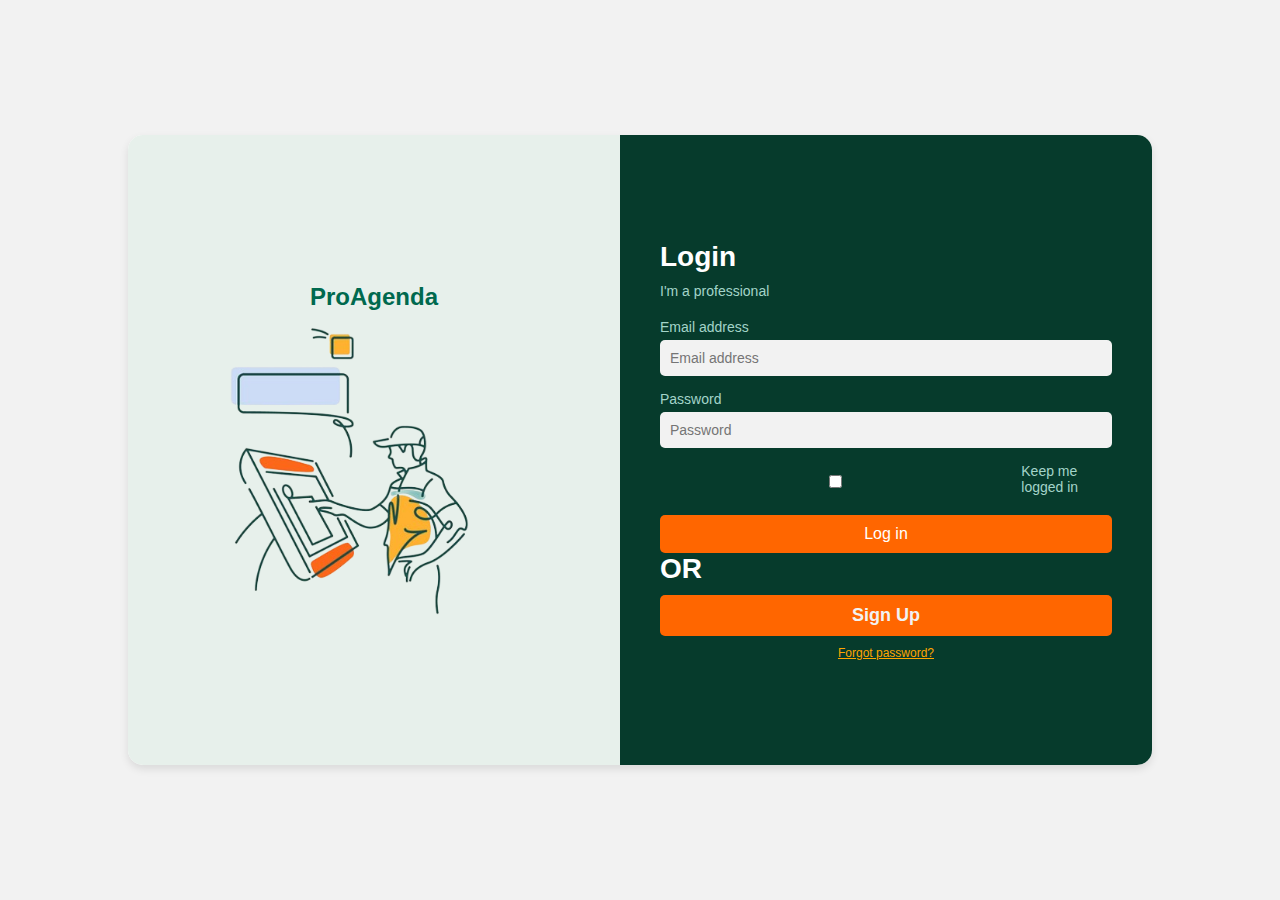
<file: index.html>
<!DOCTYPE html>
<html lang="en">
<head>
  <meta charset="UTF-8">
  <meta name="viewport" content="width=device-width, initial-scale=1.0">
  <title>ProAgenda Login</title>
  <link rel="stylesheet" href="style.css">
</head>
<body>
  <div class="container">
    <div class="left">
      <div class="logo">ProAgenda</div>
      <div class="illustration">
        <img src="./img_1.png" alt="Illustration">
      </div>
    </div>
    <div class="right">
      <h1>Login</h1>
      <p>I'm a professional</p>
      <form action="signup.html">
        <div class="form-group">
          <label for="email">Email address</label>
          <input type="email" id="email" placeholder="Email address" required>
        </div>
        <div class="form-group">
          <label for="password">Password</label>
          <input type="password" id="password" placeholder="Password" required>
        </div>
        <div class="form-check">
          <input type="checkbox" id="remember-me">
          <label for="remember-me">Keep me logged in</label>
        </div>
        <button type="submit" class="btn">Log in</button>
        <h1>OR</h1>
        <button type="submit"  class="btn"><a href="http://127.0.0.1:5500/prompt_23/signup.html">Sign Up</a></button>
        <a href="#" class="forgot-password">Forgot password?</a>
      </form>
    </div>
  </div>
</body>
</html>
</file>
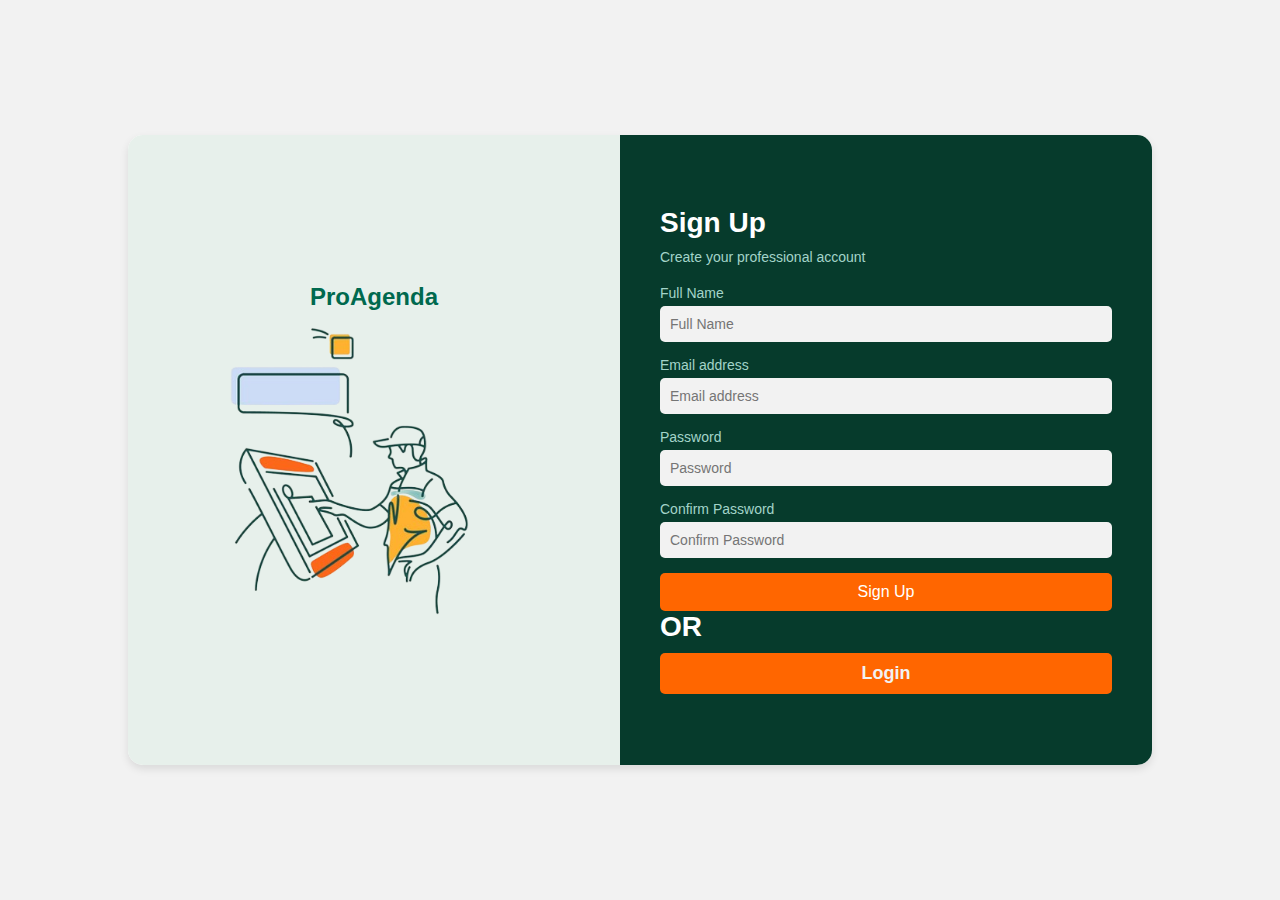
<file: signup.html>
<!DOCTYPE html>
<html lang="en">
<head>
  <meta charset="UTF-8">
  <meta name="viewport" content="width=device-width, initial-scale=1.0">
  <title>ProAgenda Signup</title>
  <link rel="stylesheet" href="style.css">
</head>
<body>
  <div class="container">
    <div class="left">
      <div class="logo">ProAgenda</div>
      <div class="illustration">
        <img src="./img_1.png" alt="Illustration">
      </div>
    </div>
    <div class="right">
      <h1>Sign Up</h1>
      <p>Create your professional account</p>
      <form action="#">
        <div class="form-group">
          <label for="name">Full Name</label>
          <input type="text" id="name" placeholder="Full Name" required>
        </div>
        <div class="form-group">
          <label for="email">Email address</label>
          <input type="email" id="email" placeholder="Email address" required>
        </div>
        <div class="form-group">
          <label for="password">Password</label>
          <input type="password" id="password" placeholder="Password" required>
        </div>
        <div class="form-group">
          <label for="confirm-password">Confirm Password</label>
          <input type="password" id="confirm-password" placeholder="Confirm Password" required>
        </div>
        <button type="submit" class="btn">Sign Up</button>
        <h1>OR</h1>
        <button type="submit" class="btn"><a href="http://127.0.0.1:5500/prompt_23/index.html">Login</a></button>
      </form>
    </div>
  </div>
</body>
</html>
</file>
<file: style.css>
* {
    margin: 0;
    padding: 0;
    box-sizing: border-box;
  }
  html,body{
    width: 100%;
    height: 100%;
  }
  body {
    font-family: 'Arial', sans-serif;
    display: flex;
    justify-content: center;
    align-items: center;
    height: 100vh;
    background-color: #f2f2f2;
  }
  
  .container {
    display: flex;
    width: 80%;
    max-width: 1200px;
    height: 70vh;
    background-color: #ffffff;
    border-radius: 15px;
    overflow: hidden;
    box-shadow: 0 4px 8px rgba(0, 0, 0, 0.1);
  }
  
  .left {
    flex: 1;
    background-color: #e7f0eb;
    padding: 20px;
    display: flex;
    flex-direction: column;
    justify-content: center;
    align-items: center;
  }
  
  .logo {
    font-size: 24px;
    font-weight: bold;
    color: #00694e;
    margin-bottom: 20px;
  }
  
  .illustration img {
    width: 80%;
    max-width: 300px;
    scale: 1.3;
  }
  
  .right {
    flex: 1;
    padding: 40px;
    background-color: #063b2c;
    color: white;
    display: flex;
    flex-direction: column;
    justify-content: center;
  }
  
  .right h1 {
    font-size: 28px;
    margin-bottom: 10px;
  }
  
  .right p {
    margin-bottom: 20px;
    font-size: 14px;
    color: #a3d4c9;
  }
  
  .form-group {
    margin-bottom: 15px;
  }
  
  label {
    display: block;
    margin-bottom: 5px;
    font-size: 14px;
    color: #a3d4c9;
  }
  
  input {
    width: 100%;
    padding: 10px;
    border: none;
    border-radius: 5px;
    font-size: 14px;
  }
  
  input[type="email"], input[type="password"], input[type="text"] {
    background-color: #f2f2f2;
    color: #333;
  }
  
  .form-check {
    display: flex;
    align-items: center;
    margin-bottom: 15px;
  }
  
  .form-check input {
    margin-right: 10px;
  }
  
  .btn {
    width: 100%;
    padding: 10px;
    background-color: #ff6600;
    color: white;
    border: none;
    border-radius: 5px;
    font-size: 16px;
    cursor: pointer;
  }
  
  .btn:hover {
    background-color: #e05500;
  }
  
  .btn > a {
    text-decoration: none;
    color: #f2f2f2;
    font-size: 18px;
    font-weight: 600;
  }
  .forgot-password {
    display: block;
    margin-top: 10px;
    font-size: 12px;
    color: #ffa500;
    text-align: center;
  }
  
  .forgot-password:hover {
    color: #ff6600;
  }
  
  @media (max-width: 768px) {
    .container {
      flex-direction: column;
      height: auto;
    }
  
    .left, .right {
      flex: none;
      width: 100%;
      text-align: center;
      padding: 20px;
    }
  
    .illustration img {
      max-width: 200px;
    }
  }
</file>
